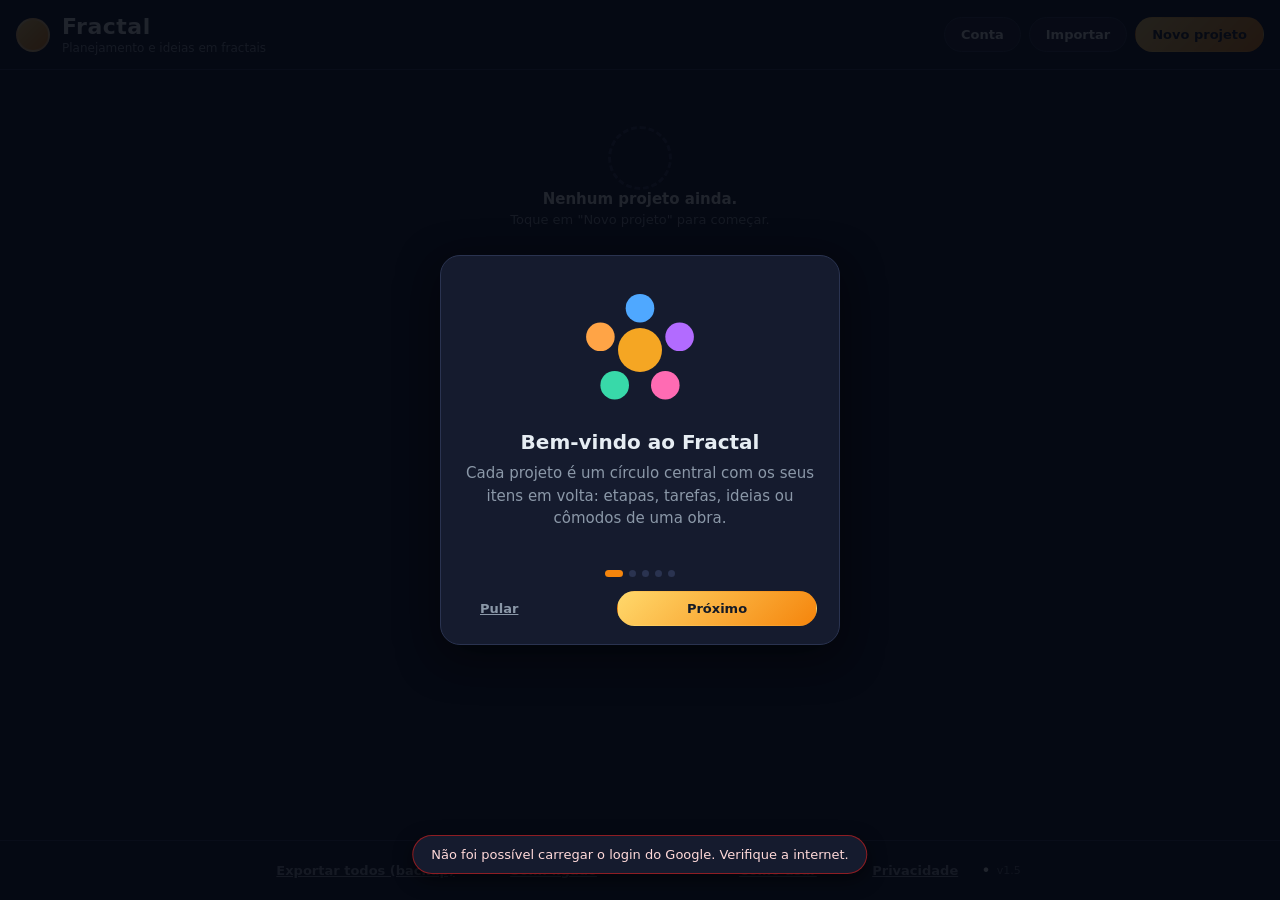
<file: index.html>
<!doctype html>
<html lang="pt-BR">
<head>
  <meta charset="utf-8">
  <meta name="viewport" content="width=device-width, initial-scale=1, viewport-fit=cover, interactive-widget=resizes-content">
  <meta name="description" content="Fractal - organize projetos, tarefas, notas e ideias em um formato visual de fractais, com anexos.">
  <meta name="theme-color" content="#0B1020">
  <meta name="mobile-web-app-capable" content="yes">
  <meta name="apple-mobile-web-app-capable" content="yes">
  <meta name="apple-mobile-web-app-status-bar-style" content="black-translucent">
  <meta name="apple-mobile-web-app-title" content="Fractal">
  <link rel="manifest" href="manifest.json?v=22">
  <link rel="apple-touch-icon" href="icons/apple-touch-icon.png">
  <link rel="icon" href="icons/favicon.svg" type="image/svg+xml">
  <title>Fractal - Planejador Visual</title>
  <link rel="stylesheet" href="css/styles.css?v=22">
  <!-- Portão: no mactecnology.com.br o app só abre para contas que já
       usaram o Fractal no Android (js/portao.js). Fecha antes do primeiro
       desenho para a lista não piscar. ?portao força o portão (testes). -->
  <script>
    if (/(^|\.)mactecnology\.com\.br$/.test(location.hostname) || /[?&]portao(=|&|$)/.test(location.search)) {
      document.documentElement.dataset.portao = 'fechado';
    }
  </script>
</head>
<body>

  <!-- ============ PORTÃO (só no mactecnology.com.br) ============ -->
  <section id="portao" class="portao" aria-live="polite">
    <div class="portao-caixa">
      <div class="brand-fractal portao-logo"></div>
      <h1 class="portao-titulo">Fractal no computador</h1>
      <p class="conta-texto">
        A versão web do Fractal é para quem já usa o app no Android.
        Entre com a mesma conta Google do app para ver seus projetos aqui.
      </p>
      <div id="portao-entrar">
        <div id="portao-google" class="conta-google"></div>
      </div>
      <p id="portao-verificando" class="portao-verificando" hidden></p>
      <p id="portao-mensagem" class="conta-mensagem"></p>
      <div id="portao-negado" hidden>
        <div class="conta-botoes">
          <a class="btn btn-primario" id="portao-play" href="#" target="_blank" rel="noopener">Baixar no Google Play</a>
          <button class="btn btn-secundario" id="portao-outra">Usar outra conta</button>
        </div>
      </div>
      <p class="portao-rodape">
        <a href="../">Mactecnology</a> · <a href="privacidade.html">Política de Privacidade</a>
      </p>
    </div>
  </section>

  <!-- Aviso no endereço antigo (mauricioapcastro.github.io/fractal-web). -->
  <div id="aviso-endereco" class="aviso-endereco" hidden>
    <span>O Fractal agora fica em <a href="#" target="_blank" rel="noopener"></a> (para quem usa o app Android).</span>
    <button class="btn-icon" id="aviso-endereco-fechar" aria-label="Fechar aviso">&#215;</button>
  </div>

  <!-- ============ TELA: LISTA DE PROJETOS ============ -->
  <section id="tela-lista" class="tela ativa">
    <header class="topbar-lista">
      <div class="brand">
        <div class="brand-fractal"></div>
        <div>
          <h1>Fractal</h1>
          <p>Planejamento e ideias em fractais</p>
        </div>
      </div>
      <div class="acoes-lista">
        <button class="btn btn-secundario" id="btn-conta">Conta</button>
        <button class="btn btn-secundario" id="btn-importar">Importar</button>
        <button class="btn btn-primario" id="btn-novo-projeto">Novo projeto</button>
      </div>
    </header>

    <div id="lista-container" class="lista-container">
      <div id="lista-vazia" class="vazio">
        <div class="vazio-fractal"></div>
        <p class="vazio-titulo">Nenhum projeto ainda.</p>
        <p class="vazio-sub">Toque em "Novo projeto" para começar.</p>
      </div>
    </div>

    <div id="rodape-lista" class="rodape-lista">
      <button class="btn btn-texto" id="btn-exportar-tudo">Exportar todos (backup)</button>
      <span class="sep-rodape">•</span>
      <button class="btn btn-texto" id="btn-som">Som: ligado</button>
      <span class="sep-rodape">•</span>
      <span class="versao" id="conta-resumo">Conta: local</span>
      <span class="sep-rodape">•</span>
      <button class="btn btn-texto" id="btn-ajuda">Como usar</button>
      <span class="sep-rodape">•</span>
      <a class="btn btn-texto" href="privacidade.html">Privacidade</a>
      <span class="sep-rodape">•</span>
      <span class="versao" id="versao-app"></span>
    </div>

    <input type="file" id="input-importar" accept=".fractal,.json,application/json" hidden>
  </section>

  <!-- ============ TELA: FLOR (FRACTAL) ============ -->
  <section id="tela-flor" class="tela">
    <header class="topbar">
      <button class="btn-icon" id="btn-voltar" title="Voltar" aria-label="Voltar">&#8592;</button>
      <div class="breadcrumb" id="caminho"></div>
      <div class="acoes-topo">
        <button class="btn btn-pequeno btn-secundario" id="btn-anexos">Anexos</button>
        <button class="btn btn-pequeno btn-secundario" id="btn-exportar">Exportar</button>
        <button class="btn-icon" id="btn-guardar" title="Guardar" aria-label="Guardar">&#10003;</button>
      </div>
    </header>
    <div class="flor-canvas" id="flor-canvas">
      <div id="flor-viewport">
        <div id="flor-area"></div>
      </div>
    </div>
    <div id="meta-controle" class="meta-controle" hidden>
      <button id="meta-menos" class="meta-btn meta-btn-desfazer" aria-label="Desfazer o último dia registrado" title="Desfazer o último dia registrado">↶</button>
      <button id="meta-progresso" class="meta-progresso" title="Editar meta" aria-label="Editar meta">
        <span id="meta-progresso-valor">0%</span>
        <small id="meta-progresso-fracao">0/30 dias</small>
        <small id="meta-progresso-prazo">Prazo: --/--/----</small>
      </button>
      <button id="meta-mais" class="meta-btn" aria-label="Registrar um dia" title="Registrar um dia">+1</button>
      <button id="meta-concluir" class="meta-btn meta-concluir" aria-label="Concluir meta" title="Concluir meta">✓</button>
    </div>
    <button class="fab" id="btn-novo-item" aria-label="Novo item">+</button>
  </section>

  <!-- ============ TELA: FLUXOGRAMA ============ -->
  <section id="tela-fluxo" class="tela">
    <header class="topbar">
      <button class="btn-icon" id="fluxo-voltar" title="Voltar" aria-label="Voltar">&#8592;</button>
      <div class="breadcrumb" id="fluxo-titulo"></div>
      <div class="acoes-topo">
        <button class="btn-icon" id="fluxo-desfazer" title="Desfazer" aria-label="Desfazer" disabled>&#8630;</button>
        <button class="btn-icon" id="fluxo-refazer" title="Refazer" aria-label="Refazer" disabled>&#8631;</button>
        <button class="btn-icon" id="fluxo-mais" title="Mais opções" aria-label="Mais opções">&#8943;</button>
      </div>
    </header>
    <div class="fluxo-canvas" id="fluxo-canvas">
      <svg id="fluxo-svg" xmlns="http://www.w3.org/2000/svg" aria-label="Fluxograma"></svg>
      <p class="fluxo-aviso" id="fluxo-aviso" hidden></p>
    </div>
    <button class="fab" id="fluxo-novo" aria-label="Adicionar bloco depois do destacado">+</button>
  </section>

  <!-- ============ TELA: ANEXOS ============ -->
  <section id="tela-anexos" class="tela">
    <header class="topbar">
      <button class="btn-icon" id="btn-anexos-voltar" title="Voltar" aria-label="Voltar">&#8592;</button>
      <div class="breadcrumb" id="anexos-titulo"></div>
      <span></span>
    </header>

    <div class="barra-anexos">
      <button class="add-anexo tipo-imagem" data-anexo-tipo="imagem" type="button">
        <span class="add-icone" data-icone="imagem" aria-hidden="true"></span>
        <span class="add-texto">Imagem</span>
      </button>
      <button class="add-anexo tipo-video" data-anexo-tipo="video" type="button">
        <span class="add-icone" data-icone="video" aria-hidden="true"></span>
        <span class="add-texto">Vídeo</span>
      </button>
      <button class="add-anexo tipo-link" data-anexo-tipo="link" type="button">
        <span class="add-icone" data-icone="link" aria-hidden="true"></span>
        <span class="add-texto">Link</span>
      </button>
      <button class="add-anexo tipo-arquivo" data-anexo-tipo="arquivo" type="button">
        <span class="add-icone" data-icone="arquivo" aria-hidden="true"></span>
        <span class="add-texto">Arquivo</span>
      </button>
    </div>

    <div id="anexos-container" class="anexos-container">
      <div id="anexos-vazio" class="vazio vazio-anexos">
        <span class="vazio-icone" data-icone="imagem" aria-hidden="true"></span>
        <p class="vazio-titulo">Nenhum anexo ainda</p>
        <p class="vazio-sub">Adicione imagens, vídeos, links ou arquivos a este item.</p>
      </div>
    </div>

    <input type="file" id="input-arquivo" hidden>
  </section>

  <!-- ============ TELA: CONTA / SINCRONIZAÇÃO ============ -->
  <section id="tela-conta" class="tela">
    <header class="topbar">
      <button class="btn-icon" id="conta-voltar" title="Voltar" aria-label="Voltar">&#8592;</button>
      <div class="breadcrumb">Conta e sincronização</div>
      <span></span>
    </header>

    <div class="conta-conteudo">
      <div class="conta-cartao">
        <div class="conta-linha">
          <span class="conta-rotulo">Estado</span>
          <span class="conta-status" id="conta-status" data-situacao="local">Só neste aparelho</span>
        </div>
        <p class="conta-mensagem" id="conta-mensagem"></p>
        <p class="conta-ultima" id="conta-escopos"></p>
        <p class="conta-ultima" id="conta-ultima"></p>
        <p class="conta-ultima" id="conta-armazenamento"></p>
        <div class="conta-avisos" id="conta-avisos"></div>
        <p class="conta-email" id="conta-email"></p>
      </div>

      <div class="conta-cartao" id="conta-deslogado">
        <h2 class="conta-titulo">Entrar com o Google</h2>
        <p class="conta-texto">
          Entre para levar seus projetos para o Google Drive e usá-los no
          celular, no tablet e no computador. Sem conta, o Fractal continua
          funcionando normalmente só neste aparelho.
        </p>
        <p class="conta-texto conta-permissoes">
          Ao entrar, o Google vai pedir sua autorização para o Fractal ver o
          seu <b>nome e e-mail</b> (só para mostrar a conta conectada) e
          acessar <b>apenas os arquivos que o próprio Fractal cria</b> no seu
          Drive. O app não vê nem altera seus outros arquivos.
          <a href="privacidade.html">Política de Privacidade</a>
        </p>
        <div id="conta-google" class="conta-google"></div>
        <button class="btn btn-primario" id="btn-entrar-nativo" hidden>Entrar com o Google</button>
      </div>

      <div class="conta-cartao" id="conta-logado" hidden>
        <h2 class="conta-titulo">Sincronização</h2>
        <p class="conta-texto">
          Os projetos ficam no Drive, na pasta oculta do app, e os anexos
          (imagens, vídeos, arquivos) vão para a pasta <b>Fractal</b>,
          que você pode abrir e baixar pelo Drive do computador ou do celular.
          Cada anexo é enviado uma única vez.
        </p>
        <div class="conta-botoes">
          <button class="btn btn-primario" id="btn-sincronizar">Sincronizar agora</button>
          <button class="btn btn-secundario" id="btn-autorizar-drive" hidden>Autorizar o Drive</button>
          <button class="btn btn-secundario" id="btn-sair">Sair da conta</button>
        </div>
      </div>

      <div class="conta-cartao" id="conta-computador" hidden>
        <h2 class="conta-titulo">Usar no computador</h2>
        <p class="conta-texto">
          Abra no navegador do computador e entre com esta mesma conta Google:
          seus projetos aparecem lá, sincronizados pelo Drive.
        </p>
        <p class="conta-texto"><a id="conta-computador-link" class="conta-link" href="#"></a></p>
      </div>

      <div class="conta-cartao" id="conta-dados">
        <h2 class="conta-titulo">Seus dados</h2>
        <p class="conta-texto">
          O Fractal não envia seus dados para o desenvolvedor: tudo fica no
          seu Google Drive e neste aparelho. Você pode apagar tudo a
          qualquer momento — os projetos, os anexos, a pasta
          <b>Fractal</b> no Drive e a sua sessão. Para apagar também o que
          está no Drive, entre com o Google antes.
        </p>
        <div class="conta-botoes">
          <button class="btn btn-perigo" id="btn-apagar-dados">Apagar meus dados</button>
        </div>
      </div>

      <!-- Só no app Android: o navegador não agenda notificações. -->
      <div class="conta-cartao" id="conta-lembrete" hidden>
        <h2 class="conta-titulo">Lembrete das metas</h2>
        <p class="conta-texto">
          Uma notificação por dia para registrar o progresso das suas metas.
          Ela só aparece se houver meta em andamento e se você ainda não
          registrou nada no dia. É gerada no próprio aparelho: nada é enviado
          para fora.
        </p>
        <div class="lembrete-linha">
          <label class="lembrete-chave">
            <input type="checkbox" id="lembrete-ativo">
            <span>Lembrar todo dia às</span>
          </label>
          <input class="campo lembrete-hora" type="time" id="lembrete-hora" value="20:00">
        </div>
      </div>
    </div>
  </section>

  <!-- ============ TUTORIAL (primeira abertura) ============ -->
  <div class="tutorial-overlay" id="tutorial-overlay" hidden>
    <div class="tutorial" role="dialog" aria-modal="true" aria-labelledby="tutorial-titulo">
      <div class="tutorial-figura" id="tutorial-figura" aria-hidden="true"></div>
      <h2 class="tutorial-titulo" id="tutorial-titulo"></h2>
      <p class="tutorial-texto" id="tutorial-texto"></p>
      <div class="tutorial-pontos" id="tutorial-pontos" aria-hidden="true"></div>
      <div class="tutorial-acoes" id="tutorial-acoes"></div>
    </div>
  </div>

  <!-- ============ MODAIS ============ -->
  <div class="modal-overlay" id="modal-overlay" hidden>
    <div class="modal">
      <h2 id="modal-titulo"></h2>
      <div class="modal-corpo" id="modal-corpo"></div>
      <div class="modal-acoes">
        <button class="btn btn-secundario" id="modal-cancelar">Cancelar</button>
        <button class="btn btn-primario" id="modal-ok">OK</button>
      </div>
    </div>
  </div>

  <div class="modal-overlay" id="sheet-overlay" hidden>
    <div class="sheet">
      <h2 id="sheet-titulo"></h2>
      <div id="sheet-opcoes" class="sheet-opcoes"></div>
      <button class="btn btn-texto" id="sheet-fechar">Fechar</button>
    </div>
  </div>

  <div id="toast" class="toast" hidden></div>

  <div id="erro-tela" class="erro-tela" hidden></div>

  <!-- Recebe o resultado do login Google vindo do app nativo (Android).
       Fica antes de todos os scripts para existir mesmo se o redirect
       chegar enquanto a pagina ainda esta carregando. -->
  <script>
    window.__fractalGoogleAuthFila = [];
    window.__fractalGoogleAuthEntregar = function (payload) {
      window.__fractalGoogleAuthFila.push(payload);
      if (window.__fractalGoogleAuthProcessar) window.__fractalGoogleAuthProcessar(payload);
      // Avisa o app nativo que o resultado chegou (ele nao reenvia).
      try {
        if (window.fractalBridge && window.fractalBridge.onGoogleAuthRecebido) {
          window.fractalBridge.onGoogleAuthRecebido();
        }
      } catch (e) { }
    };
  </script>

  <script src="js/versao.js?v=22"></script>
  <script src="js/storage.js?v=22"></script>
  <script src="js/app.js?v=22"></script>
  <script src="js/config.js?v=22"></script>
  <script src="js/google-auth.js?v=22"></script>
  <script src="js/drive-sync.js?v=22"></script>
  <script src="js/sync.js?v=22"></script>
  <script src="js/conta.js?v=22"></script>
  <script src="js/tutorial.js?v=22"></script>
  <script src="js/lembrete.js?v=22"></script>
  <script src="js/fluxo.js?v=22"></script>
  <script src="js/portao.js?v=22"></script>
</body>
</html>
</file>
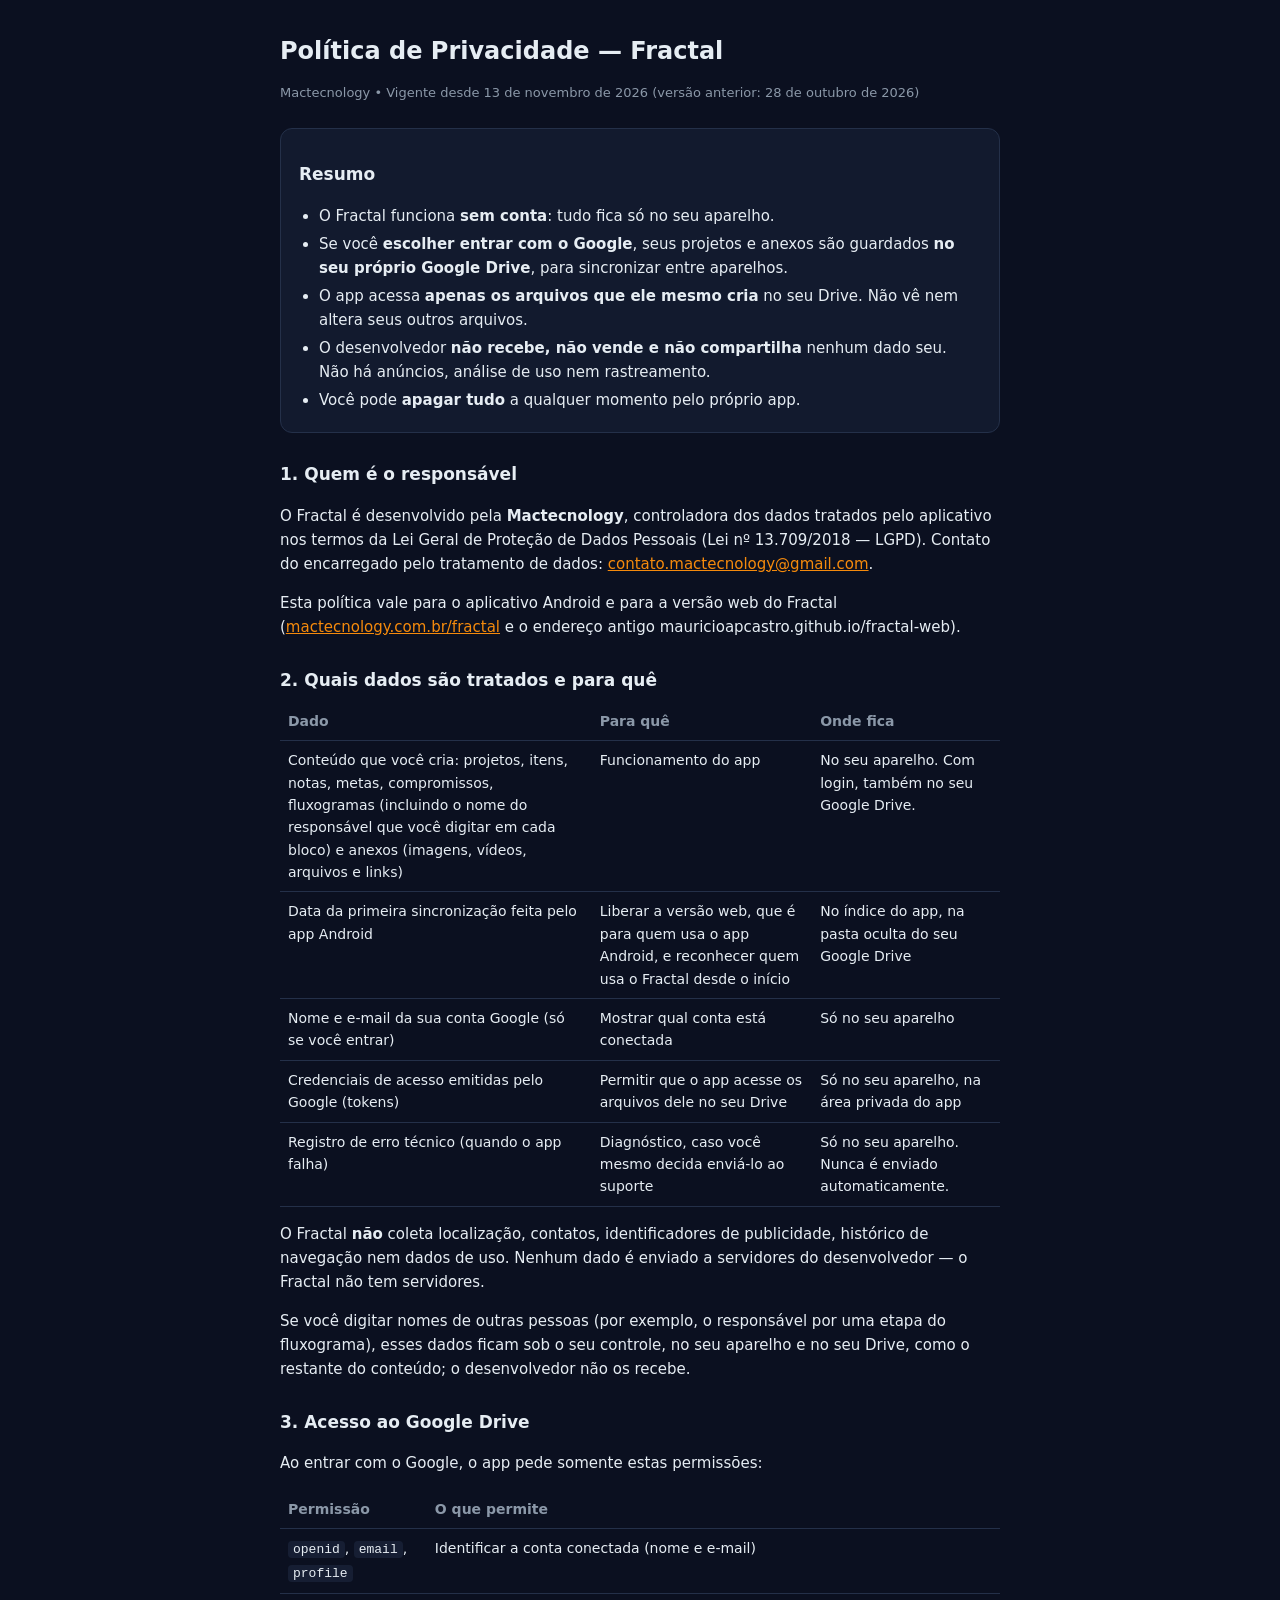
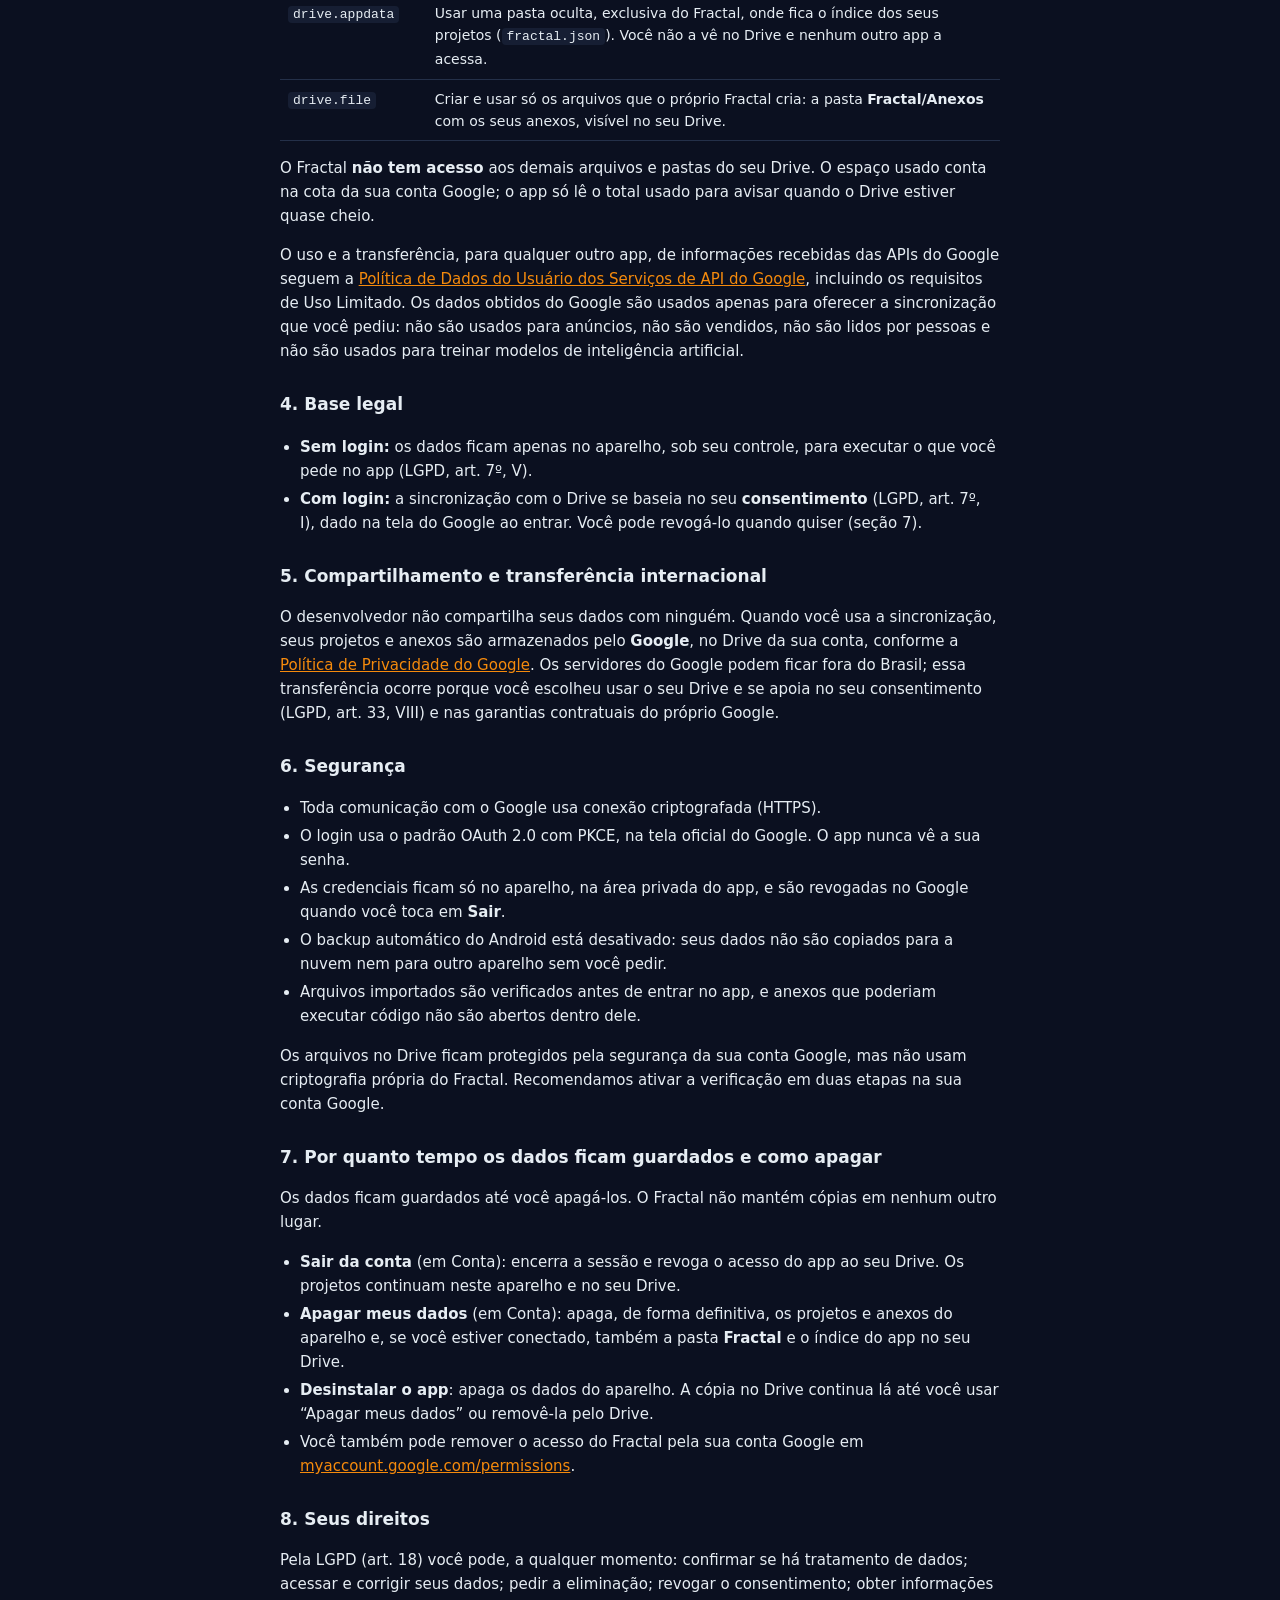
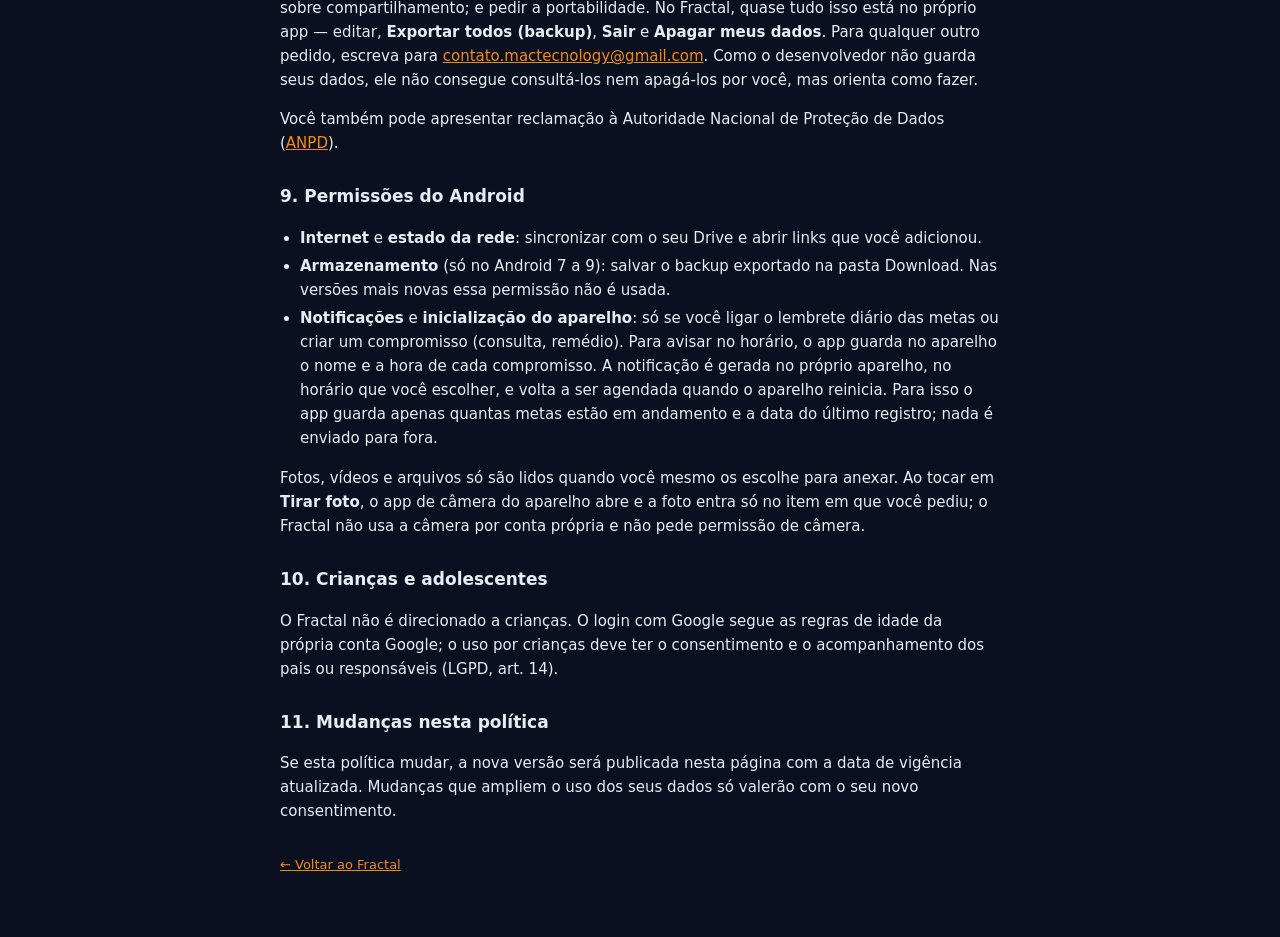
<file: privacidade.html>
<!doctype html>
<html lang="pt-BR">
<head>
  <meta charset="utf-8">
  <meta name="viewport" content="width=device-width, initial-scale=1, viewport-fit=cover">
  <meta name="description" content="Política de Privacidade do aplicativo Fractal (Mactecnology), conforme a LGPD.">
  <meta name="theme-color" content="#0B1020">
  <title>Privacidade — Fractal</title>
  <style>
    :root { color-scheme: dark; }
    body { margin: 0; background: #0B1020; color: #E6EDF3;
           font-family: system-ui, -apple-system, "Segoe UI", sans-serif; }
    main { max-width: 720px; margin: 0 auto; padding: 32px 20px 64px; line-height: 1.6; }
    h1 { font-size: 24px; margin: 0 0 4px; }
    .sub { color: #8B98A8; font-size: 13px; margin-bottom: 24px; }
    h2 { font-size: 17px; margin: 28px 0 8px; }
    p, li { font-size: 15px; }
    ul { padding-left: 20px; }
    li { margin: 4px 0; }
    a { color: #F58A0C; }
    code { font-size: 13px; background: #161E33; padding: 1px 5px; border-radius: 4px; word-break: break-all; }
    .resumo { background: #121A2E; border: 1px solid #243049; border-radius: 12px; padding: 4px 18px; }
    table { width: 100%; border-collapse: collapse; font-size: 14px; margin: 8px 0; }
    th, td { text-align: left; vertical-align: top; padding: 8px; border-bottom: 1px solid #243049; }
    th { color: #8B98A8; font-weight: 600; }
    footer { margin-top: 32px; font-size: 13px; color: #8B98A8; }
  </style>
</head>
<body>
<main>
  <h1>Política de Privacidade — Fractal</h1>
  <p class="sub">Mactecnology • Vigente desde 13 de novembro de 2026 (versão anterior: 28 de outubro de 2026)</p>

  <div class="resumo">
    <h2>Resumo</h2>
    <ul>
      <li>O Fractal funciona <strong>sem conta</strong>: tudo fica só no seu aparelho.</li>
      <li>Se você <strong>escolher entrar com o Google</strong>, seus projetos e anexos
        são guardados <strong>no seu próprio Google Drive</strong>, para sincronizar
        entre aparelhos.</li>
      <li>O app acessa <strong>apenas os arquivos que ele mesmo cria</strong> no seu
        Drive. Não vê nem altera seus outros arquivos.</li>
      <li>O desenvolvedor <strong>não recebe, não vende e não compartilha</strong>
        nenhum dado seu. Não há anúncios, análise de uso nem rastreamento.</li>
      <li>Você pode <strong>apagar tudo</strong> a qualquer momento pelo próprio app.</li>
    </ul>
  </div>

  <h2>1. Quem é o responsável</h2>
  <p>O Fractal é desenvolvido pela <strong>Mactecnology</strong>, controladora dos
  dados tratados pelo aplicativo nos termos da Lei Geral de Proteção de Dados
  Pessoais (Lei nº 13.709/2018 — LGPD). Contato do encarregado pelo tratamento
  de dados: <a href="mailto:contato.mactecnology@gmail.com">contato.mactecnology@gmail.com</a>.</p>
  <p>Esta política vale para o aplicativo Android e para a versão web do Fractal
  (<a href="https://mactecnology.com.br/fractal/">mactecnology.com.br/fractal</a>
  e o endereço antigo mauricioapcastro.github.io/fractal-web).</p>

  <h2>2. Quais dados são tratados e para quê</h2>
  <table>
    <tr><th>Dado</th><th>Para quê</th><th>Onde fica</th></tr>
    <tr>
      <td>Conteúdo que você cria: projetos, itens, notas, metas, compromissos,
        fluxogramas (incluindo o nome do responsável que você digitar em cada
        bloco) e anexos (imagens, vídeos, arquivos e links)</td>
      <td>Funcionamento do app</td>
      <td>No seu aparelho. Com login, também no seu Google Drive.</td>
    </tr>
    <tr>
      <td>Data da primeira sincronização feita pelo app Android</td>
      <td>Liberar a versão web, que é para quem usa o app Android, e reconhecer
        quem usa o Fractal desde o início</td>
      <td>No índice do app, na pasta oculta do seu Google Drive</td>
    </tr>
    <tr>
      <td>Nome e e-mail da sua conta Google (só se você entrar)</td>
      <td>Mostrar qual conta está conectada</td>
      <td>Só no seu aparelho</td>
    </tr>
    <tr>
      <td>Credenciais de acesso emitidas pelo Google (tokens)</td>
      <td>Permitir que o app acesse os arquivos dele no seu Drive</td>
      <td>Só no seu aparelho, na área privada do app</td>
    </tr>
    <tr>
      <td>Registro de erro técnico (quando o app falha)</td>
      <td>Diagnóstico, caso você mesmo decida enviá-lo ao suporte</td>
      <td>Só no seu aparelho. Nunca é enviado automaticamente.</td>
    </tr>
  </table>
  <p>O Fractal <strong>não</strong> coleta localização, contatos, identificadores de
  publicidade, histórico de navegação nem dados de uso. Nenhum dado é enviado
  a servidores do desenvolvedor — o Fractal não tem servidores.</p>
  <p>Se você digitar nomes de outras pessoas (por exemplo, o responsável por uma
  etapa do fluxograma), esses dados ficam sob o seu controle, no seu aparelho e
  no seu Drive, como o restante do conteúdo; o desenvolvedor não os recebe.</p>

  <h2>3. Acesso ao Google Drive</h2>
  <p>Ao entrar com o Google, o app pede somente estas permissões:</p>
  <table>
    <tr><th>Permissão</th><th>O que permite</th></tr>
    <tr><td><code>openid</code>, <code>email</code>, <code>profile</code></td>
      <td>Identificar a conta conectada (nome e e-mail)</td></tr>
    <tr><td><code>drive.appdata</code></td>
      <td>Usar uma pasta oculta, exclusiva do Fractal, onde fica o índice dos
        seus projetos (<code>fractal.json</code>). Você não a vê no Drive e
        nenhum outro app a acessa.</td></tr>
    <tr><td><code>drive.file</code></td>
      <td>Criar e usar só os arquivos que o próprio Fractal cria: a pasta
        <b>Fractal/Anexos</b> com os seus anexos, visível no seu Drive.</td></tr>
  </table>
  <p>O Fractal <strong>não tem acesso</strong> aos demais arquivos e pastas do seu
  Drive. O espaço usado conta na cota da sua conta Google; o app só lê o total
  usado para avisar quando o Drive estiver quase cheio.</p>
  <p>O uso e a transferência, para qualquer outro app, de informações recebidas
  das APIs do Google seguem a
  <a href="https://developers.google.com/terms/api-services-user-data-policy" rel="noopener">Política
  de Dados do Usuário dos Serviços de API do Google</a>, incluindo os requisitos
  de Uso Limitado. Os dados obtidos do Google são usados apenas para oferecer a
  sincronização que você pediu: não são usados para anúncios, não são vendidos,
  não são lidos por pessoas e não são usados para treinar modelos de
  inteligência artificial.</p>

  <h2>4. Base legal</h2>
  <ul>
    <li><strong>Sem login:</strong> os dados ficam apenas no aparelho, sob seu
      controle, para executar o que você pede no app (LGPD, art. 7º, V).</li>
    <li><strong>Com login:</strong> a sincronização com o Drive se baseia no seu
      <strong>consentimento</strong> (LGPD, art. 7º, I), dado na tela do Google ao
      entrar. Você pode revogá-lo quando quiser (seção 7).</li>
  </ul>

  <h2>5. Compartilhamento e transferência internacional</h2>
  <p>O desenvolvedor não compartilha seus dados com ninguém. Quando você usa a
  sincronização, seus projetos e anexos são armazenados pelo <strong>Google</strong>,
  no Drive da sua conta, conforme a
  <a href="https://policies.google.com/privacy" rel="noopener">Política de Privacidade do Google</a>.
  Os servidores do Google podem ficar fora do Brasil; essa transferência ocorre
  porque você escolheu usar o seu Drive e se apoia no seu consentimento
  (LGPD, art. 33, VIII) e nas garantias contratuais do próprio Google.</p>

  <h2>6. Segurança</h2>
  <ul>
    <li>Toda comunicação com o Google usa conexão criptografada (HTTPS).</li>
    <li>O login usa o padrão OAuth 2.0 com PKCE, na tela oficial do Google. O app
      nunca vê a sua senha.</li>
    <li>As credenciais ficam só no aparelho, na área privada do app, e são
      revogadas no Google quando você toca em <b>Sair</b>.</li>
    <li>O backup automático do Android está desativado: seus dados não são
      copiados para a nuvem nem para outro aparelho sem você pedir.</li>
    <li>Arquivos importados são verificados antes de entrar no app, e anexos que
      poderiam executar código não são abertos dentro dele.</li>
  </ul>
  <p>Os arquivos no Drive ficam protegidos pela segurança da sua conta Google, mas
  não usam criptografia própria do Fractal. Recomendamos ativar a verificação em
  duas etapas na sua conta Google.</p>

  <h2>7. Por quanto tempo os dados ficam guardados e como apagar</h2>
  <p>Os dados ficam guardados até você apagá-los. O Fractal não mantém cópias em
  nenhum outro lugar.</p>
  <ul>
    <li><b>Sair da conta</b> (em Conta): encerra a sessão e revoga o acesso do app
      ao seu Drive. Os projetos continuam neste aparelho e no seu Drive.</li>
    <li><b>Apagar meus dados</b> (em Conta): apaga, de forma definitiva, os projetos
      e anexos do aparelho e, se você estiver conectado, também a pasta
      <b>Fractal</b> e o índice do app no seu Drive.</li>
    <li><b>Desinstalar o app</b>: apaga os dados do aparelho. A cópia no Drive
      continua lá até você usar “Apagar meus dados” ou removê-la pelo Drive.</li>
    <li>Você também pode remover o acesso do Fractal pela sua conta Google em
      <a href="https://myaccount.google.com/permissions" rel="noopener">myaccount.google.com/permissions</a>.</li>
  </ul>

  <h2>8. Seus direitos</h2>
  <p>Pela LGPD (art. 18) você pode, a qualquer momento: confirmar se há tratamento
  de dados; acessar e corrigir seus dados; pedir a eliminação; revogar o
  consentimento; obter informações sobre compartilhamento; e pedir a
  portabilidade. No Fractal, quase tudo isso está no próprio app — editar,
  <b>Exportar todos (backup)</b>, <b>Sair</b> e <b>Apagar meus dados</b>. Para
  qualquer outro pedido, escreva para
  <a href="mailto:contato.mactecnology@gmail.com">contato.mactecnology@gmail.com</a>.
  Como o desenvolvedor não guarda seus dados, ele não consegue consultá-los nem
  apagá-los por você, mas orienta como fazer.</p>
  <p>Você também pode apresentar reclamação à Autoridade Nacional de Proteção de
  Dados (<a href="https://www.gov.br/anpd" rel="noopener">ANPD</a>).</p>

  <h2>9. Permissões do Android</h2>
  <ul>
    <li><b>Internet</b> e <b>estado da rede</b>: sincronizar com o seu Drive e abrir
      links que você adicionou.</li>
    <li><b>Armazenamento</b> (só no Android 7 a 9): salvar o backup exportado na
      pasta Download. Nas versões mais novas essa permissão não é usada.</li>
    <li><b>Notificações</b> e <b>inicialização do aparelho</b>: só se você ligar o
      lembrete diário das metas ou criar um compromisso (consulta, remédio). Para
      avisar no horário, o app guarda no aparelho o nome e a hora de cada
      compromisso. A notificação é gerada no próprio aparelho, no
      horário que você escolher, e volta a ser agendada quando o aparelho reinicia.
      Para isso o app guarda apenas quantas metas estão em andamento e a data do
      último registro; nada é enviado para fora.</li>
  </ul>
  <p>Fotos, vídeos e arquivos só são lidos quando você mesmo os escolhe para anexar.
  Ao tocar em <b>Tirar foto</b>, o app de câmera do aparelho abre e a foto entra só
  no item em que você pediu; o Fractal não usa a câmera por conta própria e não pede
  permissão de câmera.</p>

  <h2>10. Crianças e adolescentes</h2>
  <p>O Fractal não é direcionado a crianças. O login com Google segue as regras de
  idade da própria conta Google; o uso por crianças deve ter o consentimento e o
  acompanhamento dos pais ou responsáveis (LGPD, art. 14).</p>

  <h2>11. Mudanças nesta política</h2>
  <p>Se esta política mudar, a nova versão será publicada nesta página com a data
  de vigência atualizada. Mudanças que ampliem o uso dos seus dados só valerão
  com o seu novo consentimento.</p>

  <footer><a href="index.html">← Voltar ao Fractal</a></footer>
</main>
<script>
  /* Botao voltar do Android: o app chama window.__fractalVoltar(); sem ela
     perguntaria se o usuario quer sair do programa. */
  window.__fractalVoltar = function () { location.href = 'index.html'; return true; };
</script>
</body>
</html>
</file>
<file: css/styles.css>
:root {
  --fundo: #0B1020;
  --cartao: #151B2E;
  --borda: #2A3350;
  --texto: #E6EDF3;
  --texto-fraco: #8B98A8;
  --texto-escuro: #141A26;
  --dourado-a: #FFD86B;
  --dourado-b: #F5850C;
  --verde: #2DA44E;
  --azul: #1F6FEB;
  --vinho: #C21E1E;
}

* { box-sizing: border-box; -webkit-tap-highlight-color: transparent; }

html, body {
  margin: 0;
  padding: 0;
  height: 100%;
  background: var(--fundo);
  color: var(--texto);
  font-family: system-ui, -apple-system, "Segoe UI", Roboto, sans-serif;
}

body { overflow: hidden; }

button {
  font-family: inherit;
  cursor: pointer;
  border: none;
  color: var(--texto);
}

.tela {
  display: none;
  flex-direction: column;
  height: 100vh;
  height: 100dvh;
  position: fixed;
  inset: 0;
}
.tela.ativa { display: flex; }

/* ============ TOPO ============ */
.topbar {
  display: flex;
  align-items: center;
  gap: 10px;
  padding: 12px 16px;
  padding-top: calc(12px + env(safe-area-inset-top, 0px));
  border-bottom: 1px solid var(--borda);
  background: rgba(11, 16, 32, 0.92);
  backdrop-filter: blur(6px);
}

.topbar-lista {
  display: flex;
  align-items: center;
  justify-content: space-between;
  gap: 12px;
  flex-wrap: wrap;
  padding: 14px 16px;
  padding-top: calc(14px + env(safe-area-inset-top, 0px));
  border-bottom: 1px solid var(--borda);
}

.brand { display: flex; align-items: center; gap: 12px; }
.brand h1 { margin: 0; font-size: 22px; letter-spacing: 0.5px; }
.brand p { margin: 2px 0 0; font-size: 12px; color: var(--texto-fraco); }

.brand-fractal {
  width: 34px;
  height: 34px;
  border-radius: 50%;
  background: linear-gradient(135deg, var(--dourado-a), var(--dourado-b));
  border: 2px solid rgba(255, 255, 255, 0.35);
}

.breadcrumb {
  flex: 1;
  min-width: 0;
  font-size: 14px;
  color: var(--texto-fraco);
  white-space: nowrap;
  overflow: hidden;
  text-overflow: ellipsis;
}
.breadcrumb b { color: var(--texto); font-weight: 600; }

.acoes-topo { display: flex; align-items: center; gap: 8px; }
.acoes-lista { display: flex; align-items: center; gap: 8px; }

/* ============ BOTÕES ============ */
.btn {
  border-radius: 18px;
  padding: 9px 16px;
  font-size: 13px;
  font-weight: 600;
  border: 1px solid transparent;
  transition: filter 0.15s ease;
}
.btn:active { filter: brightness(1.25); }
.btn-primario { background: linear-gradient(135deg, var(--dourado-a), var(--dourado-b)); color: var(--texto-escuro); }
.btn-secundario { background: var(--cartao); border-color: var(--borda); }
.btn-texto { background: transparent; color: var(--texto-fraco); text-decoration: underline; }
.btn-pequeno { padding: 6px 12px; font-size: 12px; }
.btn-perigo { background: transparent; border-color: #8b2f3a; color: #ff8a95; }
.btn-perigo:disabled { opacity: 0.6; }

.btn-icon {
  background: var(--cartao);
  border: 1px solid var(--borda);
  color: var(--texto);
  width: 38px;
  height: 38px;
  border-radius: 50%;
  font-size: 18px;
  line-height: 1;
  display: inline-flex;
  align-items: center;
  justify-content: center;
}

/* ============ LISTA ============ */
.lista-container {
  flex: 1;
  overflow-y: auto;
  padding: 16px;
  display: flex;
  flex-direction: column;
}

.item-projeto {
  background: var(--cartao);
  border: 1px solid var(--borda);
  border-radius: 16px;
  padding: 14px 16px;
  margin-bottom: 10px;
  display: flex;
  align-items: center;
  gap: 12px;
  cursor: pointer;
  user-select: none;
}
.item-projeto:active { background: #1B2340; }

.balao-projeto {
  width: 42px;
  height: 42px;
  border-radius: 50%;
  flex-shrink: 0;
  background: linear-gradient(135deg, var(--dourado-a), var(--dourado-b));
  display: flex;
  align-items: center;
  justify-content: center;
  font-weight: 700;
  color: var(--texto-escuro);
  font-size: 16px;
}

.dados-projeto { flex: 1; min-width: 0; }
.dados-projeto .nome {
  font-size: 16px;
  font-weight: 600;
  margin-bottom: 2px;
  overflow: hidden;
  text-overflow: ellipsis;
  white-space: nowrap;
}
.dados-projeto .meta {
  font-size: 12px;
  color: var(--texto-fraco);
  overflow: hidden;
  text-overflow: ellipsis;
  white-space: nowrap;
}

.botao-apagar {
  background: transparent;
  color: #FF7B7B;
  font-size: 20px;
  padding: 8px;
  border-radius: 50%;
  line-height: 1;
}
.botao-apagar:active { background: rgba(255, 90, 90, 0.15); }

.vazio {
  text-align: center;
  color: var(--texto-fraco);
  padding: 40px 16px;
}
.vazio-titulo { font-size: 16px; color: var(--texto); font-weight: 600; margin: 10px 0 4px; }
.vazio-sub { font-size: 13px; margin: 0; }
.vazio-fractal {
  width: 64px;
  height: 64px;
  margin: 0 auto;
  border-radius: 50%;
  border: 3px dashed var(--borda);
}

.rodape-lista {
  display: flex;
  align-items: center;
  justify-content: center;
  flex-wrap: wrap;
  gap: 6px;
  padding: 12px 16px;
  padding-bottom: calc(12px + env(safe-area-inset-bottom, 0px));
  text-align: center;
  border-top: 1px solid var(--borda);
}
.versao {
  font-size: 11px;
  color: var(--texto-fraco);
  opacity: 0.7;
}

/* No celular o rodape quebra em duas linhas e o separador sobrava no comeco
   da segunda. Ali o espaco entre os itens ja separa. */
@media (max-width: 600px) {
  .sep-rodape { display: none; }
  .rodape-lista { column-gap: 18px; row-gap: 4px; }
}

/* ============ FLOR ============ */
.flor-canvas {
  flex: 1;
  min-width: 0;
  min-height: 0;
  overflow: hidden;
  position: relative;
  display: flex;
  align-items: flex-start;
  justify-content: flex-start;
  padding: 8px;
  overscroll-behavior: contain;
  touch-action: none;
  user-select: none;
  -webkit-user-select: none;
}
#flor-viewport {
  position: relative;
  flex: 0 0 auto;
  touch-action: none;
}
.flor-canvas.ampliado { cursor: grab; }
.flor-canvas.arrastando,
.flor-canvas.arrastando .centro,
.flor-canvas.arrastando .item { cursor: grabbing; }
#flor-area {
  position: absolute;
  left: 0;
  top: 0;
  transform-origin: top left;
  touch-action: none;
}

.conexoes-fractal {
  position: absolute;
  inset: 0;
  z-index: 0;
  width: 100%;
  height: 100%;
  overflow: visible;
  pointer-events: none;
}

.linha-fractal {
  stroke: rgba(230, 237, 243, 0.38);
  stroke-width: 2;
  stroke-linecap: round;
  vector-effect: non-scaling-stroke;
}

.centro, .item {
  position: absolute;
  display: flex;
  align-items: center;
  justify-content: center;
  border-radius: 50%;
  text-align: center;
  cursor: pointer;
  user-select: none;
  -webkit-user-select: none;
  touch-action: none;
  color: var(--texto-escuro);
  z-index: 1;
}

.centro {
  width: 160px;
  height: 160px;
  background: linear-gradient(135deg, var(--dourado-a), var(--dourado-b));
  border: 2px solid rgba(255, 255, 255, 0.4);
  flex-direction: column;
  padding: 12px;
  gap: 4px;
}

.item {
  width: 118px;
  height: 118px;
  flex-direction: column;
  padding: 10px;
  gap: 3px;
  border: 1.5px solid rgba(255, 255, 255, 0.25);
}

.item.concluido {
  /* Sem anel: só base dessaturada + nome tachado + selo verde + data. */
  filter: saturate(0.6) brightness(0.85);
}
.item.concluido .nome-fractal {
  text-decoration: line-through;
  text-decoration-thickness: 2px;
}

.marca-concluida {
  position: absolute;
  top: -4px;
  left: -4px;
  z-index: 3;
  width: 28px;
  height: 28px;
  display: flex;
  align-items: center;
  justify-content: center;
  border: 3px solid var(--fundo);
  border-radius: 50%;
  background: #16A34A;
  color: #FFFFFF;
  font-size: 15px;
  font-weight: 800;
  line-height: 1;
  box-shadow: 0 2px 8px rgba(0, 0, 0, 0.35);
}

.centro.meta-centro {
  background: transparent;
  border: 2px solid rgba(255, 216, 107, 0.9);
  color: #FFD86B;
}
.centro.meta-centro .nome-fractal,
.centro.meta-centro .sub-fractal {
  color: #FFD86B;
}

.item {
  background: transparent;
  border: 2px solid rgba(255, 216, 107, 0.9);
  color: #FFD86B;
}
.item .nome-fractal,
.item .sub-fractal {
  color: #FFD86B;
}
.item::before {
  content: "";
  position: absolute;
  inset: -10px;
  z-index: 0;
  border-radius: 50%;
  background: conic-gradient(
    rgba(255, 216, 107, 1) var(--progresso-meta, 0%),
    rgba(255, 216, 107, 0.12) var(--progresso-meta, 0%),
    rgba(255, 216, 107, 0.12) 100%
  );
  -webkit-mask: radial-gradient(farthest-side, transparent calc(100% - 6px), #000 calc(100% - 6px));
  mask: radial-gradient(farthest-side, transparent calc(100% - 6px), #000 calc(100% - 6px));
  pointer-events: none;
  filter: drop-shadow(0 0 4px rgba(255, 216, 107, 0.4));
}
.item > .nome-fractal,
.item > .sub-fractal {
  position: relative;
  z-index: 1;
}
.etiqueta-meta {
  position: absolute !important;
  left: 50%;
  top: 7px;
  transform: translateX(-50%);
  z-index: 2 !important;
  padding: 2px 6px;
  border-radius: 999px;
  background: rgba(11, 16, 32, 0.72);
  color: #FFE38A;
  font-size: 8px;
  font-weight: 800;
  letter-spacing: 0.5px;
  line-height: 1;
}

.progresso-meta {
  position: relative;
  width: 78%;
  height: 7px;
  margin-top: 8px;
  overflow: hidden;
  border-radius: 999px;
  background: rgba(11, 16, 32, 0.35);
}
.progresso-meta span {
  display: block;
  height: 100%;
  border-radius: inherit;
  /* Preenchimento escuro sobre o centro dourado: contraste em vez de branco lavado. */
  background: linear-gradient(90deg, #243154, #0B1020);
  transition: width 0.2s ease;
}

.meta-controle {
  position: fixed;
  left: 50%;
  bottom: calc(96px + env(safe-area-inset-bottom, 0px));
  z-index: 45;
  display: flex;
  align-items: center;
  gap: 4px;
  width: min(430px, calc(100vw - 24px));
  padding: 6px;
  margin-bottom: 54px;
  border: 1px solid var(--borda);
  border-radius: 18px;
  background: rgba(21, 27, 46, 0.96);
  box-shadow: 0 8px 24px rgba(0, 0, 0, 0.45);
  transform: translateX(-50%);
}
.meta-controle[hidden] { display: none; }
.meta-btn {
  width: 42px;
  height: 42px;
  flex: 0 0 42px;
  border-radius: 12px;
  background: #202A46;
  color: var(--texto);
  font-size: 16px;
  font-weight: 700;
}
.meta-btn:hover { background: #2A3655; }
.meta-btn:disabled { opacity: 0.35; cursor: default; }
/* O botão central tem três linhas (%, fração, prazo), então a barra é
 * mais alta que os demais e o texto encolhe para caber. */
.meta-progresso {
  position: relative;
  min-width: 0;
  flex: 1;
  height: 58px;
  padding: 5px 8px;
  border-radius: 12px;
  background: transparent;
  color: var(--texto);
  text-align: center;
  overflow: hidden;
}
.meta-progresso:hover { background: #202A46; }
.meta-progresso span,
.meta-progresso small {
  position: relative;
  z-index: 1;
  display: block;
  overflow: hidden;
  text-overflow: ellipsis;
  white-space: nowrap;
}
.meta-progresso span { font-size: 15px; font-weight: 700; }
.meta-progresso small { margin-top: 1px; color: var(--texto-fraco); font-size: 10px; }

/* Anel de progresso atrás do texto, na proporção real da meta. */
.meta-progresso::before {
  content: '';
  position: absolute;
  inset: 0;
  background: linear-gradient(
    to right,
    rgba(230, 183, 74, 0.28) 0,
    rgba(230, 183, 74, 0.28) var(--progresso-meta, 0%),
    transparent var(--progresso-meta, 0%),
    transparent 100%
  );
  border-radius: 12px;
  transition: background 0.2s ease;
}

/* Desfazer fica fora do eixo numérico: era "−1", que se confundia com
 * contagem regressiva. Agora desfaz o último dia registrado. */
.meta-btn-desfazer {
  background: transparent;
  color: var(--texto-fraco);
  font-size: 19px;
}
.meta-btn-desfazer:hover:not(:disabled) { background: #2A3655; color: var(--texto); }
/* Escolha do tipo de meta: duas opções empilhadas, cada uma explicando
 * o próprio comportamento em uma linha. */
.meta-tipo-escolha {
  display: flex;
  flex-direction: column;
  gap: 8px;
  margin-bottom: 4px;
}
.meta-tipo-opcao {
  display: flex;
  align-items: flex-start;
  gap: 10px;
  margin: 0;
  padding: 11px 12px;
  border: 1px solid var(--borda);
  border-radius: 10px;
  background: var(--fundo);
  cursor: pointer;
}
.meta-tipo-opcao:has(input:checked) {
  border-color: var(--dourado-b);
  background: rgba(230, 183, 74, 0.08);
}
.meta-tipo-opcao input {
  flex: 0 0 auto;
  width: 18px;
  height: 18px;
  margin-top: 1px;
  accent-color: var(--dourado-b);
}
.meta-tipo-texto { min-width: 0; }
.meta-tipo-texto b { display: block; font-size: 13px; color: var(--texto); }
.meta-tipo-texto small { display: block; margin-top: 2px; font-size: 11px; color: var(--texto-fraco); }

/* A fração (7/30 dias) é secundária em relação ao %: mais apagada. */
#meta-progresso-fracao { opacity: 0.75; }

.meta-concluir { background: #E6EDF3; color: #0B1020; }
.meta-concluir:hover { background: #FFFFFF; }

.centro::after,
.item::after {
  content: "";
  position: absolute;
  inset: -5px;
  border: 3px solid rgba(255, 255, 255, 0.9);
  border-radius: 50%;
  box-shadow: 0 0 20px rgba(255, 216, 107, 0.7);
  opacity: 0;
  pointer-events: none;
  transition: opacity 0.15s ease, box-shadow 0.15s ease;
}

@media (hover: hover) {
  .centro:hover,
  .item:hover {
    z-index: 2;
    filter: brightness(1.1) saturate(1.08);
  }

  .centro:hover::after,
  .item:hover::after {
    opacity: 1;
    box-shadow: 0 0 26px rgba(255, 216, 107, 0.95);
  }
}

.centro .nome-fractal, .item .nome-fractal {
  font-weight: 700;
  font-size: 13px;
  line-height: 1.15;
  display: -webkit-box;
  -webkit-line-clamp: 3;
  -webkit-box-orient: vertical;
  overflow: hidden;
  /* Palavra não quebra no meio: o app diminui a fonte até caber
     (ajustarNomesAoCirculo). Frases quebram entre as palavras. */
  max-width: 100%;
  word-break: normal;
  overflow-wrap: normal;
}

.centro .nome-fractal { font-size: 15px; }
.centro .sub-fractal, .item .sub-fractal {
  max-width: 100%;
  display: -webkit-box;
  -webkit-box-orient: vertical;
  overflow: hidden;
  overflow-wrap: anywhere;
  line-height: 1.2;
}
.centro .sub-fractal { font-size: 10px; opacity: 0.8; -webkit-line-clamp: 3; }
.item .sub-fractal { font-size: 9px; opacity: 0.85; -webkit-line-clamp: 2; }

.menu-fractal {
  position: absolute;
  top: 8px;
  right: 10px;
  font-size: 12px;
  font-weight: 800;
  opacity: 0.55;
  line-height: 1;
}
.item .menu-fractal {
  display: none;
}

/* botão flutuante */
.fab {
  position: fixed;
  right: 22px;
  bottom: calc(24px + env(safe-area-inset-bottom, 0px));
  width: 58px;
  height: 58px;
  border-radius: 50%;
  background: linear-gradient(135deg, var(--dourado-a), var(--dourado-b));
  color: var(--texto-escuro);
  font-size: 30px;
  font-weight: 700;
  line-height: 1;
  box-shadow: 0 6px 18px rgba(0, 0, 0, 0.45);
  z-index: 40;
  display: flex;
  align-items: center;
  justify-content: center;
}
.fab:active { transform: scale(0.95); }

/* ============ ANEXOS ============ */
.barra-anexos {
  display: grid;
  grid-template-columns: repeat(4, 1fr);
  gap: 8px;
  padding: 12px 16px 14px;
  border-bottom: 1px solid var(--borda);
}

.add-anexo {
  display: flex;
  flex-direction: column;
  align-items: center;
  justify-content: center;
  gap: 6px;
  padding: 12px 4px;
  background: var(--cartao);
  border: 1px solid var(--borda);
  border-radius: 14px;
  color: var(--texto);
  transition: transform 0.12s ease, border-color 0.15s ease, background 0.15s ease;
}
.add-anexo:active { transform: scale(0.96); background: #1B2340; }

.add-icone { display: block; width: 24px; height: 24px; }
.add-icone svg { width: 100%; height: 100%; display: block; }
.add-texto { font-size: 12px; font-weight: 600; color: var(--texto-fraco); }

.add-anexo.tipo-imagem .add-icone { color: #58A6FF; }
.add-anexo.tipo-video .add-icone { color: #BC8CFF; }
.add-anexo.tipo-link .add-icone { color: #56D364; }
.add-anexo.tipo-arquivo .add-icone { color: #E3B341; }
.add-anexo.tipo-imagem:active { border-color: rgba(88, 166, 255, 0.5); }
.add-anexo.tipo-video:active { border-color: rgba(188, 140, 255, 0.5); }
.add-anexo.tipo-link:active { border-color: rgba(86, 211, 100, 0.5); }
.add-anexo.tipo-arquivo:active { border-color: rgba(227, 179, 65, 0.5); }

.anexos-container {
  flex: 1;
  overflow-y: auto;
  padding: 14px 16px 20px;
  display: flex;
  flex-direction: column;
  gap: 10px;
}

.vazio-anexos { padding: 40px 16px; }
.vazio-icone {
  display: block;
  width: 46px;
  height: 46px;
  margin: 0 auto 14px;
  color: var(--texto-fraco);
  opacity: 0.55;
}
.vazio-icone svg { width: 100%; height: 100%; display: block; }
.vazio-titulo { font-size: 15px; font-weight: 700; margin: 0 0 4px; }
.vazio-anexos .vazio-sub { max-width: 260px; margin: 0 auto; }

.item-anexo {
  display: flex;
  align-items: center;
  gap: 12px;
  background: var(--cartao);
  border: 1px solid var(--borda);
  border-radius: 16px;
  padding: 10px 12px;
  position: relative;
  overflow: hidden;
  cursor: pointer;
  transition: transform 0.12s ease, border-color 0.15s ease;
}
.item-anexo::before {
  content: '';
  position: absolute;
  left: 0;
  top: 0;
  bottom: 0;
  width: 3px;
  background: var(--borda);
}
.item-anexo.tipo-imagem::before { background: #58A6FF; }
.item-anexo.tipo-video::before { background: #BC8CFF; }
.item-anexo.tipo-link::before { background: #56D364; }
.item-anexo.tipo-arquivo::before { background: #E3B341; }
.item-anexo:active { transform: scale(0.985); border-color: #3A4670; }

.miniatura-anexo {
  flex-shrink: 0;
  width: 48px;
  height: 48px;
  border-radius: 12px;
  display: flex;
  align-items: center;
  justify-content: center;
  background: #1B2340;
  color: var(--texto-fraco);
  background-size: cover;
  background-position: center;
}
.miniatura-anexo svg { width: 24px; height: 24px; display: block; }
.miniatura-anexo.com-foto svg { display: none; }
.miniatura-anexo.tipo-imagem { color: #58A6FF; }
.miniatura-anexo.tipo-video { color: #BC8CFF; }
.miniatura-anexo.tipo-link { color: #56D364; }
.miniatura-anexo.tipo-arquivo { color: #E3B341; }

.dados-anexo { flex: 1; min-width: 0; }
.dados-anexo .nome {
  font-size: 15px;
  font-weight: 600;
  line-height: 1.3;
  white-space: nowrap;
  overflow: hidden;
  text-overflow: ellipsis;
}
.dados-anexo .valor {
  font-size: 12px;
  color: var(--texto-fraco);
  margin-top: 1px;
  white-space: nowrap;
  overflow: hidden;
  text-overflow: ellipsis;
}
.meta-anexo {
  display: flex;
  align-items: center;
  gap: 8px;
  margin-top: 6px;
}

.etiqueta-anexo {
  flex-shrink: 0;
  font-size: 10px;
  font-weight: 700;
  letter-spacing: 0.04em;
  color: #fff;
  padding: 3px 8px;
  border-radius: 7px;
}
.etiqueta-anexo.imagem { background: #1F6FEB; }
.etiqueta-anexo.video { background: #8957E5; }
.etiqueta-anexo.link { background: #2DA44E; }
.etiqueta-anexo.arquivo { background: #B9820F; }

.dados-anexo .data { font-size: 11px; color: var(--texto-fraco); opacity: 0.85; }

.botao-remover-anexo {
  flex-shrink: 0;
  background: transparent;
  color: #FF7B7B;
  font-size: 20px;
  width: 34px;
  height: 34px;
  border-radius: 50%;
  line-height: 1;
  opacity: 0.75;
}
.botao-remover-anexo:active { background: rgba(255, 90, 90, 0.15); opacity: 1; }

@media (max-width: 360px) {
  .barra-anexos { gap: 6px; padding: 10px 12px 12px; }
  .add-texto { font-size: 11px; }
}

/* ============ MODAIS ============ */
.modal-overlay {
  position: fixed;
  inset: 0;
  z-index: 100;
  background: rgba(0, 0, 0, 0.62);
  align-items: flex-end;
  justify-content: center;
  /* Espaço do teclado: --kb-local (focus) tem prioridade sobre --kb (contínuo). */
  padding-bottom: var(--kb-local, var(--kb, 0px));
}
.modal-overlay:not([hidden]) { display: flex; }
.modal-overlay[hidden] { display: none; }

/* O .modal e' coluna: so o corpo rola. Assim a barra de acoes fica sempre
 * visivel, mesmo com o teclado aberto encolhendo a altura util -- o botao de
 * salvar nao some abaixo da dobra. */
.modal {
  width: min(520px, 94vw);
  max-height: calc(88vh - var(--kb-local, var(--kb, 0px)));
  display: flex;
  flex-direction: column;
  overflow: hidden;
  background: var(--cartao);
  border: 1px solid var(--borda);
  border-radius: 20px 20px 0 0;
  padding: 20px 20px 0;
  animation: sobe 0.18s ease-out;
}
@media (min-width: 640px) {
  .modal { border-radius: 20px; margin-bottom: 12vh; }
}

/* Unica area que rola. min-height:0 impede o flex de esticar o corpo alem do
 * limite do pai (sem isso o max-height do .modal nao segura). */
.modal-corpo {
  flex: 1 1 auto;
  min-height: 0;
  overflow-y: auto;
  /* O padding vai no corpo: assim a rolagem nao encosta no texto nas bordas
   * e o fundo do texto continua pareja ate o limite. */
  padding-bottom: 4px;
  overscroll-behavior: contain;
}

@keyframes sobe {
  from { transform: translateY(30px); opacity: 0; }
  to { transform: translateY(0); opacity: 1; }
}

/* Titulo e acoes nao encolhem: flex-shrink:0 garante que o conteudo rolavel
 * absorve a reducao de altura, nunca os botoes. */
.modal h2 { margin: 0 0 14px; font-size: 20px; flex-shrink: 0; }
.modal label { display: block; font-size: 12px; color: var(--texto-fraco); margin: 10px 0 4px; }

.campo {
  width: 100%;
  background: var(--fundo);
  border: 1px solid var(--borda);
  border-radius: 10px;
  padding: 10px 12px;
  color: var(--texto);
  font-size: 15px;
  font-family: inherit;
}
textarea.campo { min-height: 110px; resize: vertical; }
.campo:focus { outline: 2px solid var(--dourado-b); }

/* Barra fixa no rodape do dialogo. O padding inferior mora aqui (o .modal
 * tem padding-bottom:0) para o conteudo rolavel passar por baixo das bordas
 * sem que o fundo do texto fique cortado no limite. */
.modal-acoes {
  display: flex;
  justify-content: flex-end;
  gap: 10px;
  margin-top: 18px;
  flex-shrink: 0;
  padding: 12px 0 calc(12px + env(safe-area-inset-bottom, 0px));
  /* Borda sutil separando a barra da area rolavel quando ha scroll. */
  background: linear-gradient(to bottom, transparent, var(--cartao) 30%);
  box-shadow: 0 -10px 18px -12px rgba(0, 0, 0, 0.55);
}

/* ============ BOTTOM SHEET ============ */
.sheet {
  width: min(520px, 100vw);
  background: var(--cartao);
  border-radius: 18px 18px 0 0;
  border: 1px solid var(--borda);
  border-bottom: none;
  padding: 18px 16px calc(18px + env(safe-area-inset-bottom, 0px));
  animation: sobe 0.18s ease-out;
}
.sheet h2 { margin: 0 0 4px; font-size: 18px; }
.sheet-opcoes { margin: 6px 0 8px; }
.sheet-opcao {
  width: 100%;
  text-align: left;
  background: transparent;
  padding: 14px 6px;
  font-size: 15px;
  border-bottom: 1px solid var(--borda);
  color: var(--texto);
}
.sheet-opcao:last-child { border-bottom: none; }
.sheet-descricao {
  display: block;
  margin-top: 3px;
  font-size: 12px;
  color: var(--texto-fraco);
}
.sheet-opcao.sucesso { color: #6EE7B7; }
.sheet-opcao.danger { color: #FF7B7B; }
#sheet-fechar {
  width: 100%;
  text-align: center;
  padding: 12px;
  font-size: 15px;
}

/* ============ TOAST ============ */
.toast {
  position: fixed;
  left: 50%;
  bottom: calc(26px + env(safe-area-inset-bottom, 0px) + var(--kb-local, var(--kb, 0px)));
  transform: translateX(-50%);
  background: var(--cartao);
  border: 1px solid var(--borda);
  color: var(--texto);
  padding: 11px 18px;
  border-radius: 999px;
  font-size: 13px;
  box-shadow: 0 6px 18px rgba(0, 0, 0, 0.5);
  z-index: 200;
  max-width: 90vw;
  white-space: nowrap;
  overflow: hidden;
  text-overflow: ellipsis;
}
.toast:not([hidden]) { display: block; animation: sobe 0.15s ease-out; }

/* ============ DIAGNÓSTICO ============ */
.erro-tela {
  position: fixed;
  top: 0;
  left: 0;
  right: 0;
  z-index: 300;
  background: #7A1C1C;
  color: #FFE3E3;
  font-size: 13px;
  padding: 10px 14px;
  padding-top: calc(10px + env(safe-area-inset-top, 0px));
  border-bottom: 1px solid #FF7B7B;
  word-break: break-word;
  max-height: 40vh;
  overflow-y: auto;
}
.erro-tela:not([hidden]) { display: block; }

@media (max-width: 480px) {
  .brand p { display: none; }
  .acoes-lista .btn { padding: 8px 12px; font-size: 12px; }
  .topbar { gap: 6px; padding-left: 10px; padding-right: 10px; }
  .acoes-topo { gap: 4px; }
  .btn-pequeno { padding: 6px 8px; }
  .breadcrumb { font-size: 12px; }
  .lista-container, .anexos-container { padding-left: 12px; padding-right: 12px; }
  .item-projeto { padding-left: 12px; padding-right: 12px; }
  .fab { right: 12px; }
}

@media (max-width: 360px) {
  .topbar-lista { justify-content: center; padding-left: 10px; padding-right: 10px; }
  .brand, .acoes-lista { width: 100%; }
  .brand { justify-content: center; }
  .acoes-lista .btn { flex: 1; }
  .fab { right: 8px; }
}
/* ============ CONTA / SINCRONIZACAO ============ */
.conta-conteudo {
  flex: 1;
  overflow-y: auto;
  -webkit-overflow-scrolling: touch;
  padding: 16px;
  display: flex;
  flex-direction: column;
  gap: 12px;
  max-width: 720px;
  width: 100%;
  margin: 0 auto;
}

.conta-cartao {
  background: var(--cartao);
  border: 1px solid var(--borda);
  border-radius: 14px;
  padding: 16px;
}

.conta-titulo {
  margin: 0 0 8px;
  font-size: 16px;
  font-weight: 600;
  color: var(--texto);
}

.conta-texto {
  margin: 0 0 12px;
  font-size: 14px;
  line-height: 1.5;
  color: var(--texto-fraco);
}

.conta-linha {
  display: flex;
  align-items: center;
  justify-content: space-between;
  gap: 10px;
  flex-wrap: wrap;
}

.conta-rotulo {
  font-size: 13px;
  color: var(--texto-fraco);
  text-transform: uppercase;
  letter-spacing: 0.6px;
}

.conta-status {
  font-size: 13px;
  font-weight: 600;
  padding: 4px 10px;
  border-radius: 999px;
  border: 1px solid var(--borda);
  background: rgba(139, 152, 168, 0.12);
  color: var(--texto-fraco);
}
.conta-status[data-situacao="sincronizado"] { color: #6FD08C; border-color: rgba(45, 164, 78, 0.5); background: rgba(45, 164, 78, 0.12); }
.conta-status[data-situacao="pendente"] { color: var(--dourado-a); border-color: rgba(255, 216, 107, 0.4); background: rgba(255, 216, 107, 0.10); }
.conta-status[data-situacao="erro"] { color: #FF8A8A; border-color: rgba(194, 30, 30, 0.55); background: rgba(194, 30, 30, 0.12); }

.conta-mensagem {
  margin: 10px 0 0;
  font-size: 13px;
  color: var(--texto-fraco);
  line-height: 1.45;
}

.conta-mensagem.conta-erro { color: #FF8A8A; }

.conta-avisos:empty { display: none; }

.conta-aviso-item {
  margin: 6px 0 0;
  padding: 8px 10px;
  border-left: 3px solid #E8A400;
  background: rgba(232, 164, 0, 0.10);
  border-radius: 4px;
  font-size: 12.5px;
  line-height: 1.45;
  color: var(--texto);
}

.conta-ultima {
  margin: 4px 0 0;
  font-size: 12px;
  color: var(--texto-fraco);
  opacity: 0.8;
}

.conta-email {
  margin: 10px 0 0;
  font-size: 14px;
  color: var(--texto);
  font-weight: 600;
  word-break: break-all;
}

.conta-google {
  display: flex;
  justify-content: flex-start;
  min-height: 44px;
}

/* No Android o login e pelo botao nativo e este bloco fica vazio. */
.conta-google:empty { display: none; }

.conta-permissoes { font-size: 13px; }
.conta-permissoes a { color: var(--dourado-b); }

.conta-aviso {
  margin: 0;
  font-size: 13px;
  color: var(--texto-fraco);
  line-height: 1.5;
}

.conta-aviso code {
  background: rgba(139, 152, 168, 0.15);
  padding: 1px 5px;
  border-radius: 5px;
  font-size: 12px;
}

.conta-botoes {
  display: flex;
  gap: 10px;
  flex-wrap: wrap;
}

.toast-erro { border-color: rgba(194, 30, 30, 0.7); color: #FFD9D9; }

/* ============ TUTORIAL (primeira abertura) ============ */
.tutorial-overlay {
  position: fixed;
  inset: 0;
  z-index: 120;
  background: rgba(5, 8, 18, 0.88);
  align-items: center;
  justify-content: center;
  padding: 16px;
}
.tutorial-overlay:not([hidden]) { display: flex; }
.tutorial-overlay[hidden] { display: none; }

.tutorial {
  width: 100%;
  max-width: 400px;
  background: var(--cartao);
  border: 1px solid var(--borda);
  border-radius: 20px;
  padding: 28px 22px 18px;
  text-align: center;
  box-shadow: 0 12px 40px rgba(0, 0, 0, 0.5);
}
.tutorial-figura { width: 132px; height: 132px; margin: 0 auto 14px; }
.tutorial-figura svg { width: 100%; height: 100%; display: block; }
.tutorial-titulo { margin: 0 0 8px; font-size: 20px; color: var(--texto); }
.tutorial-texto { margin: 0; font-size: 15px; line-height: 1.5; color: var(--texto-fraco); min-height: 90px; }
.tutorial-pontos { display: flex; justify-content: center; gap: 6px; margin: 18px 0 14px; }
.tutorial-pontos span { width: 7px; height: 7px; border-radius: 50%; background: var(--borda); }
.tutorial-pontos span.ativo { background: var(--dourado-b); width: 18px; border-radius: 4px; }
.tutorial-acoes { display: flex; justify-content: space-between; gap: 10px; }
.tutorial-acoes .btn-primario { flex: 1; max-width: 200px; margin-left: auto; }

/* ============ LEMBRETE DAS METAS ============ */
.lembrete-linha { display: flex; align-items: center; justify-content: space-between; gap: 12px; flex-wrap: wrap; }
.lembrete-chave { display: flex; align-items: center; gap: 10px; color: var(--texto); font-size: 15px; }
.lembrete-chave input { width: 20px; height: 20px; accent-color: var(--dourado-b); }
.lembrete-hora { width: auto; min-width: 110px; }

/* ============ INDICADOR DE SINCRONIZACAO ============ */
@keyframes girar { to { transform: rotate(360deg); } }
.conta-status[data-situacao="sincronizando"] { color: var(--dourado-a); border-color: rgba(255, 216, 107, 0.4); background: rgba(255, 216, 107, 0.10); }
.conta-status[data-situacao="sincronizando"]::before,
.carregando::before {
  content: "";
  display: inline-block;
  width: 12px;
  height: 12px;
  margin-right: 6px;
  vertical-align: -2px;
  border: 2px solid currentColor;
  border-right-color: transparent;
  border-radius: 50%;
  animation: girar 0.8s linear infinite;
}

/* Conta paga no mês: só o selo ✓ e o anel completo. Sem risco nem visual
   apagado, porque a conta continua ativa e volta no mês seguinte. */
.item.concluido.conta-paga { filter: none; }
.item.concluido.conta-paga .nome-fractal { text-decoration: none; }

/* ============ FLUXOGRAMA ============ */
.sheet-opcoes { max-height: 62vh; overflow-y: auto; overscroll-behavior: contain; }

.fluxo-canvas {
  flex: 1;
  min-height: 0;
  position: relative;
  overflow: hidden;
  touch-action: none;
  user-select: none;
  -webkit-user-select: none;
  /* Grade de pontos; o fluxo.js ajusta tamanho e posição ao zoom e ao pan. */
  background-image: radial-gradient(rgba(139, 152, 168, 0.22) 1px, transparent 1.2px);
  background-size: 20px 20px;
}
#fluxo-svg {
  position: absolute;
  inset: 0;
  width: 100%;
  height: 100%;
  display: block;
  touch-action: none;
}
.fluxo-bloco, .fluxo-ligacao { cursor: pointer; }

/* Aviso do modo "Ligar", no alto do desenho. */
.fluxo-aviso {
  position: absolute;
  top: 10px;
  left: 50%;
  transform: translateX(-50%);
  width: min(92%, 420px);
  margin: 0;
  padding: 8px 14px;
  border-radius: 12px;
  border: 1px solid var(--dourado-b);
  background: rgba(11, 16, 32, 0.94);
  color: var(--dourado-a);
  font-size: 12px;
  font-weight: 600;
  line-height: 1.4;
  text-align: center;
  pointer-events: none;
}
.fluxo-aviso[hidden] { display: none; }

#tela-fluxo .btn-icon:disabled { opacity: 0.35; }

/* Grade do botão +: os símbolos e, embaixo, as ligações. */
.fluxo-simbolos {
  display: grid;
  grid-template-columns: repeat(auto-fill, minmax(92px, 1fr));
  gap: 8px;
  margin: 8px 0;
}
.fluxo-simbolos-ligar {
  padding-top: 10px;
  border-top: 1px solid var(--borda);
}
.fluxo-ferramenta {
  display: flex;
  flex-direction: column;
  align-items: center;
  gap: 3px;
  padding: 10px 6px 8px;
  border-radius: 12px;
  background: var(--fundo);
  border: 1px solid var(--borda);
  color: var(--texto);
  font-size: 13px;
  font-weight: 600;
  text-align: center;
}
.fluxo-ferramenta small { font-size: 10px; font-weight: 400; color: var(--texto-fraco); line-height: 1.25; }
.fluxo-ferramenta:active { filter: brightness(1.3); }
.fluxo-ferramenta svg { width: 40px; height: 24px; margin-bottom: 2px; }
.fluxo-ferramenta svg .forma { fill: var(--cartao); stroke: var(--dourado-a); stroke-width: 1.6; stroke-linejoin: round; }
.fluxo-ferramenta svg .cheio { fill: var(--dourado-a); stroke: var(--dourado-b); stroke-width: 1.2; }
.fluxo-ferramenta svg .linha { fill: none; stroke: var(--dourado-a); stroke-width: 1.6; stroke-linecap: round; stroke-linejoin: round; }

.fluxo-check {
  display: flex !important;
  align-items: center;
  gap: 8px;
  margin-top: 14px !important;
  font-size: 14px !important;
  color: var(--texto) !important;
}
.fluxo-check input { width: 18px; height: 18px; accent-color: var(--verde); }

/* ============ PORTÃO (mactecnology.com.br) ============ */
.portao { display: none; }
html[data-portao="fechado"] body > :not(#portao):not(#toast) { display: none !important; }
html[data-portao="fechado"] .portao {
  display: flex;
  position: fixed;
  inset: 0;
  z-index: 50;
  align-items: center;
  justify-content: center;
  padding: 16px;
  overflow-y: auto;
  background: radial-gradient(circle at 50% 30%, #18213d 0%, var(--fundo) 70%);
}
.portao-caixa {
  width: 100%;
  max-width: 420px;
  background: var(--cartao);
  border: 1px solid var(--borda);
  border-radius: 18px;
  padding: 28px 22px 18px;
  text-align: center;
}
.portao-logo { width: 64px; height: 64px; margin: 0 auto 14px; }
.portao-titulo { margin: 0 0 10px; font-size: 22px; font-weight: 700; }
.portao .conta-google { justify-content: center; margin: 6px 0 4px; }
.portao .conta-botoes { justify-content: center; }
.portao .conta-botoes .btn { text-decoration: none; display: inline-block; }
.portao-verificando { color: var(--texto-fraco); font-size: 14px; }
.portao .conta-mensagem { min-height: 0; }
.portao-rodape { margin: 20px 0 0; font-size: 12px; color: var(--texto-fraco); }
.portao-rodape a { color: var(--texto-fraco); }

.aviso-endereco {
  position: fixed;
  left: 50%;
  top: 10px;
  transform: translateX(-50%);
  z-index: 40;
  width: calc(100% - 32px);
  max-width: 560px;
  display: flex;
  align-items: center;
  gap: 8px;
  padding: 8px 8px 8px 14px;
  border-radius: 14px;
  background: var(--cartao);
  border: 1px solid var(--dourado-b);
  font-size: 13px;
  color: var(--texto);
}
.aviso-endereco[hidden] { display: none; }
.aviso-endereco span { flex: 1; }
.aviso-endereco a, .conta-link { color: var(--dourado-a); font-weight: 600; word-break: break-all; }
.portao #portao-negado { margin-top: 14px; }
</file>
